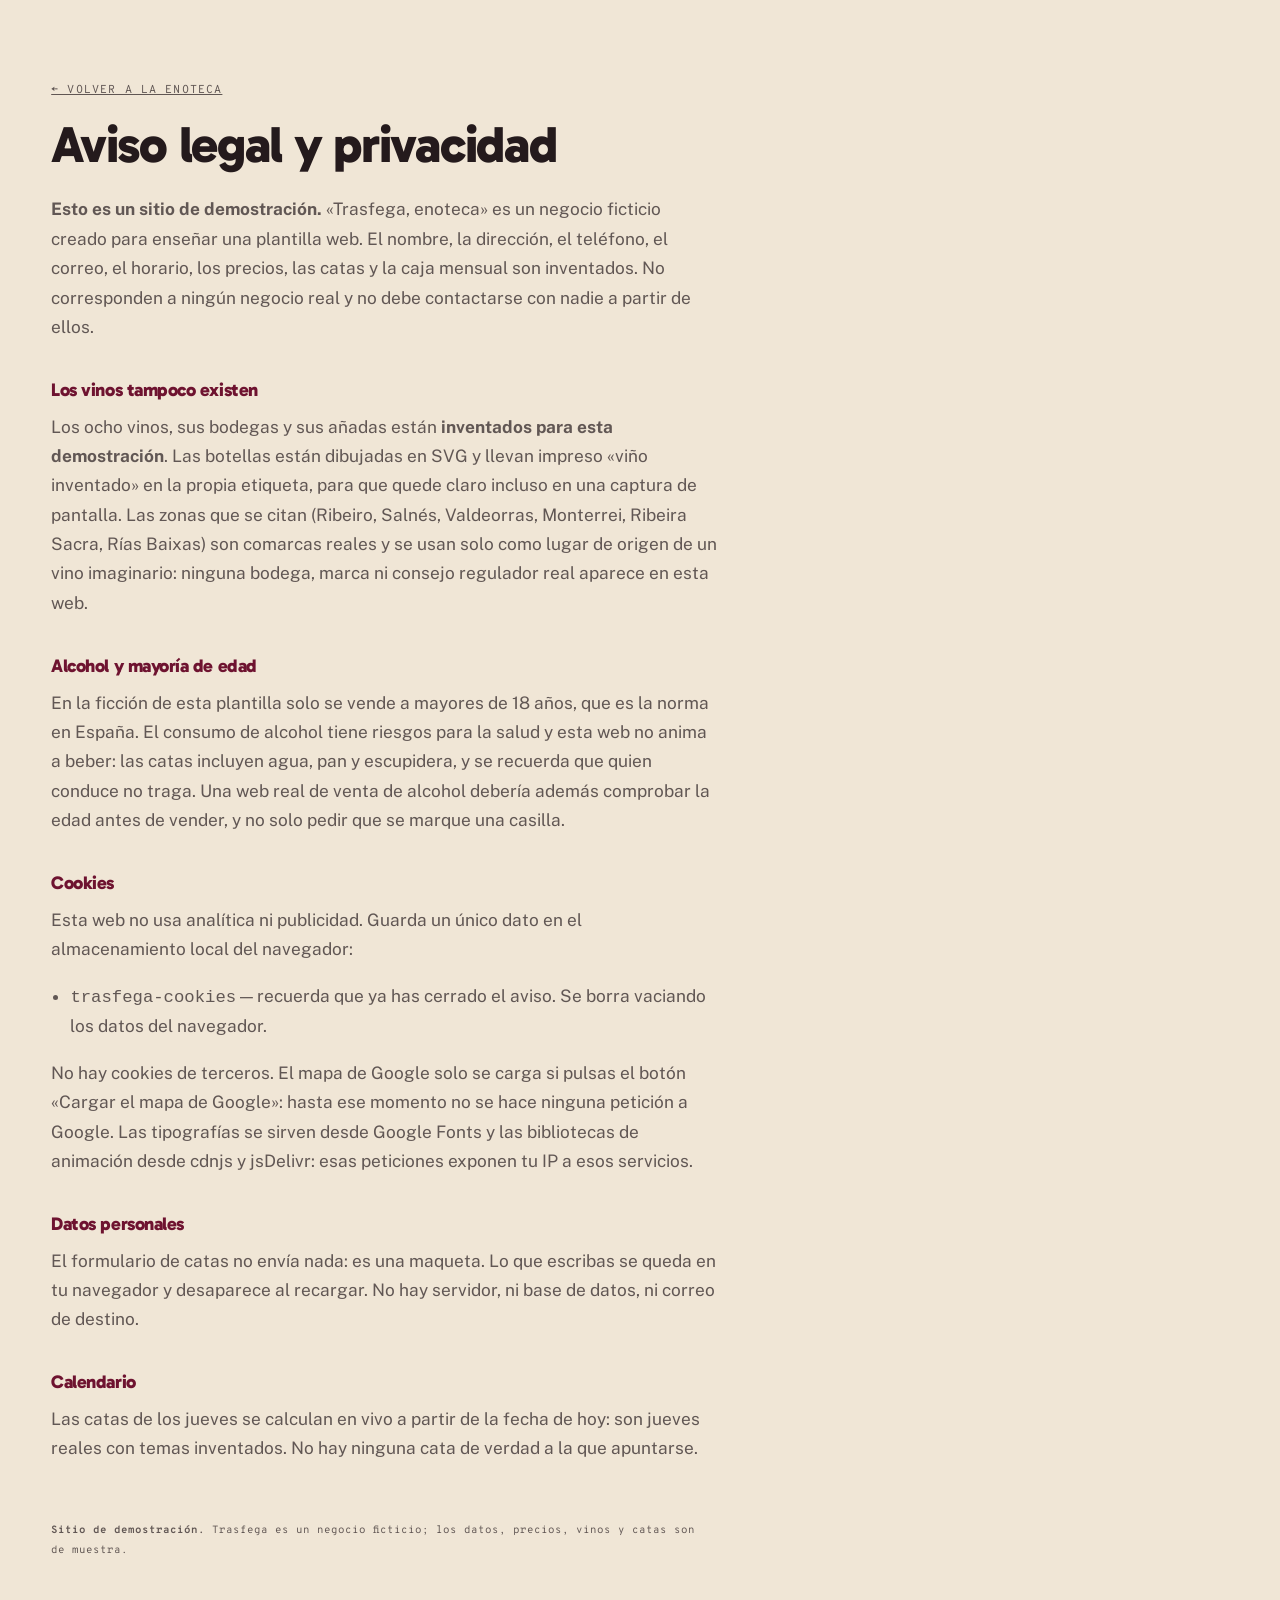
<file: legal.html>
<!doctype html>
<!-- SITIO DE DEMOSTRACIÓN. Trasfega es una enoteca ficticia. -->
<html lang="es">
<head>
<meta charset="utf-8">
<meta name="viewport" content="width=device-width, initial-scale=1">
<meta name="robots" content="noindex, nofollow">
<title>Aviso legal y privacidad · Trasfega (demostración)</title>
<link rel="icon" href="favicon.svg" type="image/svg+xml">
<link rel="preconnect" href="https://fonts.googleapis.com">
<link rel="preconnect" href="https://fonts.gstatic.com" crossorigin>
<link rel="stylesheet" href="https://fonts.googleapis.com/css2?family=Gabarito:wght@400;600;800&family=Public+Sans:wght@400;500;600&family=Overpass+Mono:wght@400;500&display=swap">
<link rel="stylesheet" href="css/estilo.css">
<style>
  .legal { max-width: 70ch; padding: clamp(3rem, 9vh, 6rem) var(--marco); }
  .legal h1 { font-size: clamp(1.9rem, 1.2rem + 2.8vw, 3.2rem); margin-bottom: 1.5rem; }
  .legal h2 { font-size: 1.15rem; margin: 2.4rem 0 0.8rem; color: var(--granate); }
  .legal p, .legal li { color: var(--tinta-70); }
  .legal ul { padding-left: 1.2rem; }
</style>
</head>
<body>
<main class="legal">
  <p class="indice"><a href="index.html">← Volver a la enoteca</a></p>
  <h1>Aviso legal y privacidad</h1>

  <p><strong>Esto es un sitio de demostración.</strong> «Trasfega, enoteca» es un negocio
  ficticio creado para enseñar una plantilla web. El nombre, la dirección, el teléfono,
  el correo, el horario, los precios, las catas y la caja mensual son inventados. No
  corresponden a ningún negocio real y no debe contactarse con nadie a partir de ellos.</p>

  <h2>Los vinos tampoco existen</h2>
  <p>Los ocho vinos, sus bodegas y sus añadas están <strong>inventados para esta
  demostración</strong>. Las botellas están dibujadas en SVG y llevan impreso «viño
  inventado» en la propia etiqueta, para que quede claro incluso en una captura de
  pantalla. Las zonas que se citan (Ribeiro, Salnés, Valdeorras, Monterrei, Ribeira
  Sacra, Rías Baixas) son comarcas reales y se usan solo como lugar de origen de un vino
  imaginario: ninguna bodega, marca ni consejo regulador real aparece en esta web.</p>

  <h2>Alcohol y mayoría de edad</h2>
  <p>En la ficción de esta plantilla solo se vende a mayores de 18 años, que es la norma
  en España. El consumo de alcohol tiene riesgos para la salud y esta web no anima a
  beber: las catas incluyen agua, pan y escupidera, y se recuerda que quien conduce no
  traga. Una web real de venta de alcohol debería además comprobar la edad antes de
  vender, y no solo pedir que se marque una casilla.</p>

  <h2 id="cookies">Cookies</h2>
  <p>Esta web no usa analítica ni publicidad. Guarda un único dato en el almacenamiento
  local del navegador:</p>
  <ul>
    <li><code>trasfega-cookies</code> — recuerda que ya has cerrado el aviso. Se borra
    vaciando los datos del navegador.</li>
  </ul>
  <p>No hay cookies de terceros. El mapa de Google solo se carga si pulsas el botón
  «Cargar el mapa de Google»: hasta ese momento no se hace ninguna petición a Google. Las
  tipografías se sirven desde Google Fonts y las bibliotecas de animación desde cdnjs y
  jsDelivr: esas peticiones exponen tu IP a esos servicios.</p>

  <h2>Datos personales</h2>
  <p>El formulario de catas no envía nada: es una maqueta. Lo que escribas se queda en tu
  navegador y desaparece al recargar. No hay servidor, ni base de datos, ni correo de
  destino.</p>

  <h2>Calendario</h2>
  <p>Las catas de los jueves se calculan en vivo a partir de la fecha de hoy: son jueves
  reales con temas inventados. No hay ninguna cata de verdad a la que apuntarse.</p>

  <p class="pie__sello" style="border:0;padding-top:2.5rem">
    <strong>Sitio de demostración.</strong> Trasfega es un negocio ficticio; los datos,
    precios, vinos y catas son de muestra.
  </p>
</main>
</body>
</html>
</file>
<file: css/estilo.css>
/* ==========================================================================
   Trasfega — enoteca (SITIO DE DEMOSTRACIÓN, negocio ficticio)
   Concepto: «Cata a ciegas». Las botellas llevan la funda puesta y la etiqueta
   solo aparece cuando la levantas, que es el orden en el que se debería
   probar un vino: primero lo que hay dentro.
   ========================================================================== */

:root {
  --papel: #F0E6D6;
  --papel-claro: #F8F2E7;
  --granate: #6E1330;
  --granate-claro: #8E2444;
  --tinta: #241A1C;
  --tinta-70: rgba(36, 26, 28, 0.7);
  --tinta-45: rgba(36, 26, 28, 0.64);
  --tinta-12: rgba(36, 26, 28, 0.12);
  --oro: #C9A227;
  --verde: #2B4A3F;

  --display: "Gabarito", "Trebuchet MS", sans-serif;
  --texto: "Public Sans", system-ui, sans-serif;
  --mono: "Overpass Mono", ui-monospace, "Courier New", monospace;

  --marco: clamp(1rem, 4vw, 4rem);
}

*, *::before, *::after { box-sizing: border-box; }
html { -webkit-text-size-adjust: 100%; overflow-x: clip; }

body {
  margin: 0;
  background: var(--papel);
  color: var(--tinta);
  font-family: var(--texto);
  font-size: clamp(1rem, 0.96rem + 0.2vw, 1.08rem);
  line-height: 1.7;
  overflow-x: hidden;
}

img, svg { max-width: 100%; }
img { height: auto; display: block; }

h1, h2, h3 { font-family: var(--display); font-weight: 800; line-height: 1.04; letter-spacing: -0.025em; margin: 0; }
p { margin: 0 0 1em; }
a { color: inherit; }

::selection { background: var(--granate); color: var(--papel); }
:focus-visible { outline: 3px solid var(--granate); outline-offset: 3px; }

.visualmente-oculta {
  position: absolute !important;
  width: 1px; height: 1px; margin: -1px; padding: 0; border: 0;
  clip-path: inset(50%); overflow: hidden; white-space: nowrap;
}

.salto {
  position: fixed; top: 0.75rem; left: 0.75rem; z-index: 300;
  transform: translateY(-200%);
  background: var(--granate); color: var(--papel);
  padding: 0.7rem 1.1rem; border-radius: 4px;
  font-family: var(--mono); font-size: 0.75rem; text-decoration: none;
}
.salto:focus { transform: none; }

section[id] { scroll-margin-top: clamp(4.5rem, 10vh, 6rem); }

.kicker, .indice {
  font-family: var(--mono); font-size: 0.72rem;
  letter-spacing: 0.1em; text-transform: uppercase;
  color: var(--granate); margin: 0 0 1.1rem;
}
.parrafo { color: var(--tinta-70); max-width: 56ch; }
.seccion__cabeza { max-width: 62ch; }
.seccion__cabeza h2 { font-size: clamp(1.8rem, 1.1rem + 2.8vw, 3.4rem); margin-bottom: 1rem; }
.aviso { font-family: var(--mono); font-size: 0.7rem; line-height: 1.9; color: var(--tinta-45); margin: 1.8rem 0 0; max-width: 88ch; }

/* ── Botones ───────────────────────────────────────────────────────────── */
.boton {
  display: inline-flex; align-items: center; gap: 0.5rem;
  font-family: var(--mono); font-size: 0.76rem; font-weight: 500;
  letter-spacing: 0.02em; text-decoration: none;
  padding: 0.85rem 1.4rem;
  border: 2px solid var(--tinta); border-radius: 4px;
  background: transparent; color: var(--tinta); cursor: pointer;
  transition: background 0.2s ease, color 0.2s ease, border-color 0.2s ease;
}
.boton--granate { background: var(--granate); border-color: var(--granate); color: var(--papel); }
.boton--granate:hover { background: var(--tinta); border-color: var(--tinta); }
.boton--linea:hover { background: var(--tinta); color: var(--papel); }

/* ── Cabecera ──────────────────────────────────────────────────────────── */
.cabecera {
  position: fixed; inset: 0 0 auto 0; z-index: 90;
  display: flex; align-items: center; justify-content: space-between; gap: 1rem;
  padding: 0.85rem var(--marco);
  background: color-mix(in srgb, var(--papel) 90%, transparent);
  backdrop-filter: blur(8px);
  border-bottom: 1px solid transparent;
  transition: border-color 0.3s ease;
}
.cabecera.esta-pegada { border-bottom-color: var(--tinta-12); }
.marca { display: inline-flex; align-items: center; gap: 0.55rem; text-decoration: none; }
.marca__icono { width: 22px; height: auto; color: var(--granate); flex: none; }
.marca__texto { font-family: var(--display); font-weight: 800; font-size: 1.2rem; letter-spacing: -0.03em; }

.nav { display: flex; align-items: center; gap: clamp(0.8rem, 1.8vw, 2rem); }
.nav ul { display: flex; gap: clamp(0.7rem, 1.6vw, 1.4rem); list-style: none; margin: 0; padding: 0; }
.nav a {
  font-family: var(--mono); font-size: 0.74rem; text-decoration: none;
  border-bottom: 2px solid transparent; padding-bottom: 2px;
}
.nav a:hover { border-bottom-color: var(--granate); }
.nav__cta { padding: 0.55rem 1rem; }

.hamburguesa {
  display: none; align-items: center; gap: 0.5rem;
  background: none; border: 2px solid var(--tinta); border-radius: 4px;
  padding: 0.5rem 0.9rem; cursor: pointer; color: inherit;
  font-family: var(--mono); font-size: 0.72rem;
}
.hamburguesa__lineas { display: grid; gap: 4px; width: 18px; }
.hamburguesa__lineas i { display: block; height: 2px; background: currentColor; transition: transform 0.3s ease; }
.hamburguesa[aria-expanded="true"] .hamburguesa__lineas i:first-child { transform: translateY(3px) rotate(45deg); }
.hamburguesa[aria-expanded="true"] .hamburguesa__lineas i:last-child { transform: translateY(-3px) rotate(-45deg); }

/* ── La funda: el recurso protagonista ─────────────────────────────────── */
.botella__caja { position: relative; }
.botella__caja img { width: 100%; }
.botella__funda {
  /* Ajustada al cuerpo de la botella, no a la caja: en el viewBox el vidrio va
     de x=54 a x=146 (de 200) y el cuerpo empieza hacia y=190 (de 520). */
  position: absolute; left: 25%; right: 25%; bottom: 3%; top: 34%;
  background:
    repeating-linear-gradient(135deg, rgba(0, 0, 0, 0.05) 0 6px, transparent 6px 12px),
    linear-gradient(180deg, var(--granate) 0%, var(--granate-claro) 100%);
  border-radius: 6px 6px 3px 3px;
  box-shadow: inset 0 3px 0 rgba(255, 255, 255, 0.18);
  transform-origin: top center;
  transition: transform 0.55s cubic-bezier(0.3, 0.9, 0.3, 1), opacity 0.4s ease;
}
.botella__funda::after {
  content: "¿?";
  position: absolute; inset: 0;
  display: grid; place-content: center;
  font-family: var(--display); font-weight: 800; font-size: 1.6rem;
  color: rgba(240, 230, 214, 0.55);
}
/* la funda se levanta: sube y se desvanece */
.botella:hover .botella__funda,
.botella:focus-within .botella__funda,
.botella.esta-destapada .botella__funda,
.vino:hover .botella__funda,
.vino:focus-within .botella__funda,
.vino.esta-destapada .botella__funda {
  transform: translateY(-104%);
  opacity: 0;
}

/* ── Hero ──────────────────────────────────────────────────────────────── */
.hero {
  min-height: 100svh;
  padding: clamp(6.5rem, 14vh, 9rem) var(--marco) clamp(2.5rem, 6vh, 4rem);
  display: grid;
  grid-template-columns: minmax(0, 1fr) minmax(0, 0.9fr);
  gap: clamp(2rem, 5vw, 4rem);
  align-items: center;
}
.hero__titulo { font-size: clamp(2.3rem, 1.2rem + 4vw, 5rem); max-width: 13ch; margin-bottom: 1.2rem; }
.hero__entrada { color: var(--tinta-70); max-width: 48ch; font-size: 1.05em; }
.hero__acciones { display: flex; gap: 0.8rem; flex-wrap: wrap; margin: 2rem 0 1.4rem; }
.hero__aviso { font-family: var(--mono); font-size: 0.68rem; line-height: 1.8; color: var(--tinta-45); margin: 0; max-width: 52ch; }

.hero__botellas {
  list-style: none; margin: 0; padding: 0;
  display: grid; grid-template-columns: repeat(3, 1fr); gap: clamp(0.6rem, 2vw, 1.6rem);
  align-items: end;
}
.hero__botellas .botella { cursor: pointer; }
.hero__botellas .botella:nth-child(2) { transform: translateY(-8%); }
.botella__pista {
  font-family: var(--mono); font-size: 0.68rem; text-align: center;
  color: var(--tinta-45); margin: 0.8rem 0 0;
}

/* ── Selección ─────────────────────────────────────────────────────────── */
.seleccion { padding: clamp(3.5rem, 8vh, 6rem) var(--marco); background: var(--papel-claro); border-block: 2px solid var(--tinta); }
.vinos {
  list-style: none; margin: clamp(2rem, 5vh, 3.5rem) 0 0; padding: 0;
  display: grid; grid-template-columns: repeat(auto-fill, minmax(min(100%, 15rem), 1fr));
  gap: clamp(1.4rem, 3vw, 2.6rem);
}
.vino { display: grid; gap: 0.9rem; align-content: start; cursor: pointer; }
.vino .botella__caja { max-width: 9.5rem; margin: 0 auto; }
.vino__ficha h3 { font-size: 1.2rem; margin-bottom: 0.2rem; }
.vino__dato { font-family: var(--mono); font-size: 0.66rem; color: var(--granate); margin: 0 0 0.5rem; }
.vino__nota { color: var(--tinta-70); font-size: 0.92em; margin: 0 0 0.5rem; }
.vino__precio { font-family: var(--mono); font-weight: 500; font-size: 0.95rem; margin: 0; }

/* ── Cómo se cata ──────────────────────────────────────────────────────── */
.catar { padding: clamp(3.5rem, 8vh, 6rem) var(--marco); }
.pasos {
  list-style: none; margin: clamp(2rem, 5vh, 3.5rem) 0 0; padding: 0;
  display: grid; grid-template-columns: repeat(auto-fit, minmax(min(100%, 15rem), 1fr));
  gap: 0;
}
.pasos li { border-left: 2px solid var(--tinta-12); padding: 0 clamp(1rem, 2vw, 1.8rem); }
.pasos li:first-child { border-left: 0; padding-left: 0; }
.pasos__num { font-family: var(--mono); font-size: 0.72rem; color: var(--granate); margin-bottom: 0.9rem; }
.pasos h3 { font-size: 1.4rem; margin-bottom: 0.5rem; }
.pasos li p:last-child { color: var(--tinta-70); font-size: 0.93em; margin: 0; }

/* ── Catas ─────────────────────────────────────────────────────────────── */
.catas { padding: clamp(3.5rem, 8vh, 6rem) var(--marco); background: var(--granate); color: var(--papel); }
.catas .indice { color: var(--oro); }
.catas .parrafo { color: rgba(240, 230, 214, 0.75); }
.cuenta {
  display: flex; align-items: baseline; gap: 1rem; flex-wrap: wrap;
  margin: clamp(2rem, 5vh, 3rem) 0 clamp(1.4rem, 4vh, 2.2rem);
  padding-bottom: 1.4rem; border-bottom: 2px solid rgba(240, 230, 214, 0.25);
}
.cuenta__numero {
  font-family: var(--display); font-weight: 800; font-size: clamp(3rem, 2rem + 4vw, 5.4rem);
  line-height: 1; color: var(--oro); letter-spacing: -0.04em; font-variant-numeric: tabular-nums;
}
.cuenta__texto { font-family: var(--mono); font-size: 0.8rem; color: rgba(240, 230, 214, 0.75); max-width: 34ch; }

.sesiones { list-style: none; margin: 0 0 clamp(2rem, 5vh, 3rem); padding: 0; display: grid; gap: 0; }
.sesiones li {
  display: grid; grid-template-columns: 12rem minmax(0, 1fr); gap: 1.2rem;
  padding: 0.8rem 0; border-top: 1px solid rgba(240, 230, 214, 0.2); align-items: baseline;
}
.sesiones__fecha { font-family: var(--mono); font-size: 0.8rem; color: var(--oro); }
.sesiones__tema { font-family: var(--display); font-size: 1.05rem; }

.catas__nota { border: 2px solid rgba(240, 230, 214, 0.3); padding: clamp(1.2rem, 3vw, 1.8rem); max-width: 70ch; }
.catas__nota h3 { font-size: 1.2rem; margin-bottom: 0.9rem; }
.catas__nota ul { margin: 0 0 1rem; padding-left: 1.1rem; display: grid; gap: 0.6rem; }
.catas__nota li { color: rgba(240, 230, 214, 0.8); font-size: 0.93em; }
.catas__aviso { font-family: var(--mono); font-size: 0.68rem; color: rgba(240, 230, 214, 0.55); margin: 0; }

/* ── La caja ───────────────────────────────────────────────────────────── */
.caja { padding: clamp(3.5rem, 8vh, 6rem) var(--marco); }
.planes {
  list-style: none; margin: clamp(2rem, 5vh, 3.5rem) 0 0; padding: 0;
  display: grid; grid-template-columns: repeat(auto-fit, minmax(min(100%, 16rem), 1fr));
  gap: clamp(1.2rem, 2.6vw, 2rem);
}
.plan { border: 2px solid var(--tinta); border-radius: 12px; padding: clamp(1.2rem, 2.6vw, 1.8rem); background: var(--papel-claro); }
.plan--destacado { background: var(--tinta); color: var(--papel); border-color: var(--tinta); }
.plan--destacado .plan__precio { color: var(--oro); }
.plan--destacado li { color: rgba(240, 230, 214, 0.8); }
.plan h3 { font-size: 1.3rem; margin-bottom: 0.5rem; }
.plan__precio { font-family: var(--display); font-weight: 800; font-size: 2.2rem; color: var(--granate); margin: 0 0 1rem; letter-spacing: -0.03em; }
.plan__precio span { font-family: var(--mono); font-size: 0.8rem; font-weight: 400; letter-spacing: 0; }
.plan ul { margin: 0; padding-left: 1.1rem; display: grid; gap: 0.5rem; }
.plan li { color: var(--tinta-70); font-size: 0.92em; }

/* ── Visita ────────────────────────────────────────────────────────────── */
.visita { padding: clamp(3.5rem, 8vh, 6rem) var(--marco); background: var(--papel-claro); border-top: 2px solid var(--tinta); }
.visita__rejilla {
  display: grid; gap: clamp(2rem, 4vw, 3.5rem);
  grid-template-columns: repeat(auto-fit, minmax(min(100%, 19rem), 1fr));
  margin-top: clamp(2rem, 5vh, 3.5rem);
  align-items: start;
}
.formulario { background: var(--papel); border: 2px solid var(--tinta); border-radius: 12px; padding: clamp(1.3rem, 3vw, 2.2rem); }
.formulario h3 { font-size: 1.3rem; margin-bottom: 0.7rem; }
.formulario__texto { color: var(--tinta-70); font-size: 0.93em; }
.campo { display: grid; gap: 0.35rem; margin-bottom: 1rem; }
.campo label { font-family: var(--mono); font-size: 0.66rem; letter-spacing: 0.06em; text-transform: uppercase; color: var(--tinta-45); }
.campo input, .campo select {
  font: inherit; font-size: 0.95em;
  padding: 0.7rem 0.85rem;
  border: 2px solid var(--tinta-12); border-radius: 6px;
  background: var(--papel-claro); color: inherit; width: 100%;
}
.campo--linea { grid-template-columns: auto 1fr; align-items: center; gap: 0.6rem; }
.campo--linea input { width: 1.2rem; height: 1.2rem; }
.campo--linea label { text-transform: none; font-size: 0.82rem; letter-spacing: 0; color: var(--tinta); }
.formulario__estado { font-family: var(--mono); font-size: 0.76rem; color: var(--granate); margin: 1rem 0 0; min-height: 1.2em; }
.formulario__demo { font-family: var(--mono); font-size: 0.64rem; color: var(--tinta-45); margin: 0.6rem 0 0; }

.donde__estado {
  display: inline-flex; font-family: var(--mono); font-size: 0.72rem;
  border: 2px solid var(--tinta); border-radius: 4px;
  padding: 0.35rem 0.9rem; margin-bottom: 1.2rem;
}
.donde__estado.esta-abierto { background: var(--verde); border-color: var(--verde); color: var(--papel); }
.donde address { font-style: normal; line-height: 1.9; margin-bottom: 1.2rem; }
.horario { margin: 0 0 1.2rem; display: grid; gap: 0.5rem; }
.horario > div { display: grid; grid-template-columns: minmax(0, 1fr) auto; gap: 1rem; border-top: 1px solid var(--tinta-12); padding-top: 0.5rem; }
.horario > div.es-hoy dt { color: var(--granate); font-weight: 600; }
.horario dd { margin: 0; font-family: var(--mono); font-size: 0.76rem; text-align: right; }
.donde__nota { color: var(--tinta-70); font-size: 0.92em; }
.mapa__aviso { font-family: var(--mono); font-size: 0.64rem; line-height: 1.7; color: var(--tinta-45); margin: 0.8rem 0 0; }
.mapa iframe { width: 100%; height: 300px; border: 2px solid var(--tinta); border-radius: 8px; display: block; }

/* ── Pie ───────────────────────────────────────────────────────────────── */
.pie {
  border-top: 2px solid var(--tinta);
  padding: clamp(2.5rem, 6vh, 4rem) var(--marco) 2.5rem;
  display: grid; gap: 2rem;
  grid-template-columns: repeat(auto-fit, minmax(min(100%, 17rem), 1fr));
  align-items: start;
}
.pie__marca { display: flex; gap: 0.9rem; align-items: flex-start; }
.pie__marca .marca__icono { width: 30px; color: var(--granate); flex: none; }
.pie__marca p { margin: 0; font-family: var(--mono); font-size: 0.72rem; line-height: 1.8; color: var(--tinta-70); }
.pie__nav ul { list-style: none; margin: 0; padding: 0; display: grid; gap: 0.5rem; }
.pie__nav a { font-family: var(--mono); font-size: 0.72rem; }
.pie__sello {
  grid-column: 1 / -1; margin: 0;
  border-top: 1px solid var(--tinta-12); padding-top: 1.4rem;
  font-family: var(--mono); font-size: 0.66rem; line-height: 1.9; color: var(--tinta-70);
  max-width: 94ch;
}

/* ── Aviso de cookies ──────────────────────────────────────────────────── */
.cookie-banner {
  position: fixed; z-index: 200;
  left: var(--marco); right: var(--marco); bottom: clamp(0.8rem, 2vh, 1.4rem);
  background: var(--tinta); color: var(--papel);
  padding: 1.1rem 1.3rem; gap: 1.2rem;
  align-items: center; justify-content: space-between; flex-wrap: wrap;
  border-radius: 8px;
}
/* OJO: el display va aquí, nunca en .cookie-banner a secas, o gana a [hidden] */
.cookie-banner:not([hidden]) { display: flex; }
.cookie-banner p { margin: 0; max-width: 72ch; font-size: 0.85rem; line-height: 1.6; }
.cookie-banner__acciones { display: flex; gap: 0.6rem; flex-wrap: wrap; }
.cookie-banner .boton--linea { border-color: rgba(240, 230, 214, 0.45); color: var(--papel); }
.cookie-banner .boton--linea:hover { background: var(--papel); color: var(--tinta); }

/* ── Cursor ────────────────────────────────────────────────────────────── */
.cursor { display: none; }
@media (hover: hover) and (pointer: fine) {
  .cursor {
    display: block; position: fixed; top: 0; left: 0; z-index: 250;
    pointer-events: none; transform: translate3d(-100px, -100px, 0);
  }
  /* una gota de vino */
  .cursor__gota {
    display: block; width: 16px; height: 20px; margin: -10px 0 0 -8px;
    background: var(--granate);
    border-radius: 50% 50% 50% 50% / 62% 62% 38% 38%;
    clip-path: polygon(50% 0, 100% 62%, 78% 100%, 22% 100%, 0 62%);
    transition: width 0.25s ease, height 0.25s ease, margin 0.25s ease;
  }
  .cursor.es-grande .cursor__gota { width: 86px; height: 100px; margin: -50px 0 0 -43px; }
  .cursor__texto {
    position: absolute; top: 58%; left: 50%; transform: translate(-50%, -50%);
    font-family: var(--mono); font-size: 0.6rem; color: var(--papel);
    opacity: 0; white-space: nowrap;
  }
  .cursor.es-grande .cursor__texto { opacity: 1; }
}

/* ── Estados de entrada (solo con GSAP) ────────────────────────────────── */
.has-motion .kicker,
.has-motion .indice,
.has-motion .parrafo,
.has-motion .hero__entrada,
.has-motion .hero__acciones,
.has-motion .hero__aviso,
.has-motion .hero__botellas .botella,
.has-motion .vino,
.has-motion .pasos li,
.has-motion .cuenta,
.has-motion .sesiones li,
.has-motion .catas__nota,
.has-motion .plan,
.has-motion .formulario,
.has-motion .donde { opacity: 0; }
.has-motion .palabra__letra { opacity: 0; }

.palabra { display: inline-block; white-space: nowrap; }
.palabra__letra { display: inline-block; will-change: transform, opacity; }

/* ── Responsive ────────────────────────────────────────────────────────── */
@media (max-width: 1000px) {
  .hamburguesa { display: inline-flex; }
  .nav {
    position: fixed; inset: 0 0 auto 0;
    flex-direction: column; align-items: stretch; gap: 1.2rem;
    padding: 5.5rem var(--marco) 2.5rem;
    background: var(--papel); border-bottom: 2px solid var(--tinta);
    transform: translateY(-101%);
    transition: transform 0.4s cubic-bezier(0.6, 0, 0.2, 1);
    z-index: -1;
  }
  .nav.esta-abierto { transform: translateY(0); }
  .nav ul { flex-direction: column; gap: 0.9rem; }
  .nav a { font-size: 1rem; }
  .nav__cta { justify-content: center; }

  .hero { grid-template-columns: 1fr; align-content: center; }
  .hero__botellas { max-width: 24rem; }
  .pasos li { border-left: 0; padding: 0; }
  .pasos { gap: 1.6rem; }
}

@media (max-width: 680px) {
  .sesiones li { grid-template-columns: 1fr; gap: 0.2rem; }
}

/* ── Movimiento reducido ───────────────────────────────────────────────── */
@media (prefers-reduced-motion: reduce) {
  *, *::before, *::after {
    animation-duration: 0.001ms !important;
    animation-iteration-count: 1 !important;
    transition-duration: 0.001ms !important;
    scroll-behavior: auto !important;
  }
  .cursor { display: none; }
  /* la funda sigue levantándose, pero sin recorrido */
  .botella__funda { transition: opacity 0.001ms; }
}

/* ── Cortina de entrada ────────────────────────────────────────────────
   Obligatoria (§5 del pliego). El `display` va en `:not([hidden])`, nunca
   en la clase a secas: si no, ganaría al atributo y la página quedaría
   tapada para siempre —el mismo fallo que el aviso de cookies.
   ────────────────────────────────────────────────────────────────────── */
.cortina { position: fixed; inset: 0; z-index: 400; }
.cortina:not([hidden]) { display: grid; place-items: center; }
.cortina[hidden] { display: none !important; }
.cortina__centro {
  position: relative; z-index: 3;
  display: grid; justify-items: center; gap: 0.9rem;
  padding: 0 1.5rem; text-align: center;
}
.cortina__marca {
  margin: 0; font-family: var(--display);
  font-size: clamp(2.1rem, 8vw, 4.6rem); line-height: 0.95;
  letter-spacing: -0.03em;
}
.cortina__pie {
  margin: 0; font-family: var(--mono);
  font-size: clamp(0.6rem, 1.8vw, 0.72rem); letter-spacing: 0.34em;
  text-transform: uppercase;
}
@media (prefers-reduced-motion: reduce) { .cortina { display: none !important; } }

/* «Cata a ciegas»: la funda se llena y se levanta. El borde de abajo es el
   hombro de la botella, y en reposo queda fuera de pantalla. */
.cortina--enoteca {
  inset: 0 0 -10vh 0;
  background: var(--granate);
  border-radius: 0 0 44% 44% / 0 0 10vh 10vh;
}
.cortina--enoteca .cortina__centro { align-content: center; padding-bottom: 10vh; }
.cortina--enoteca .cortina__marca { color: var(--papel-claro); }
.cortina--enoteca .cortina__pie { color: var(--oro); }
.cortina__botella { width: min(26vw, 7.5rem); height: auto; }
.cortina__vino { fill: var(--tinta); }
.cortina__vidrio { fill: none; stroke: var(--papel-claro); stroke-width: 3; }
.cortina__etiqueta { fill: none; stroke: var(--oro); stroke-width: 2.5; }
</file>
